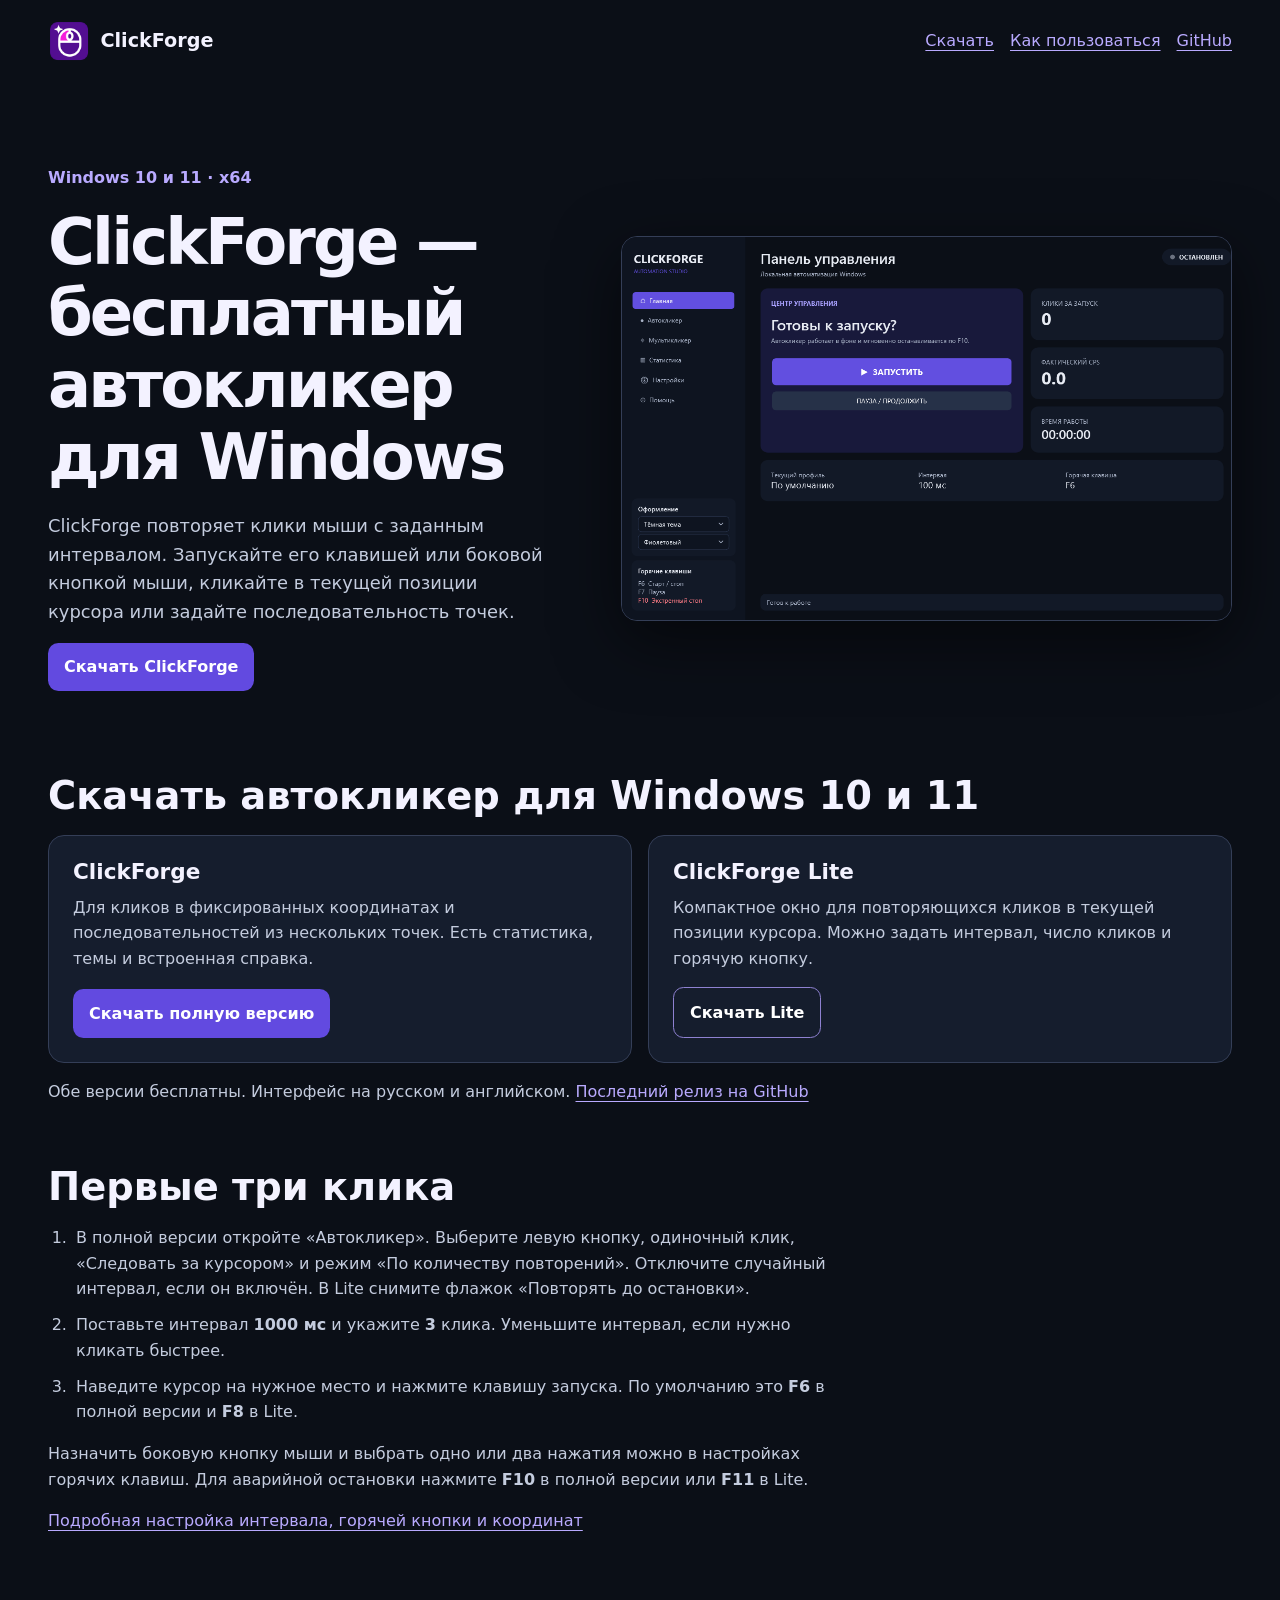
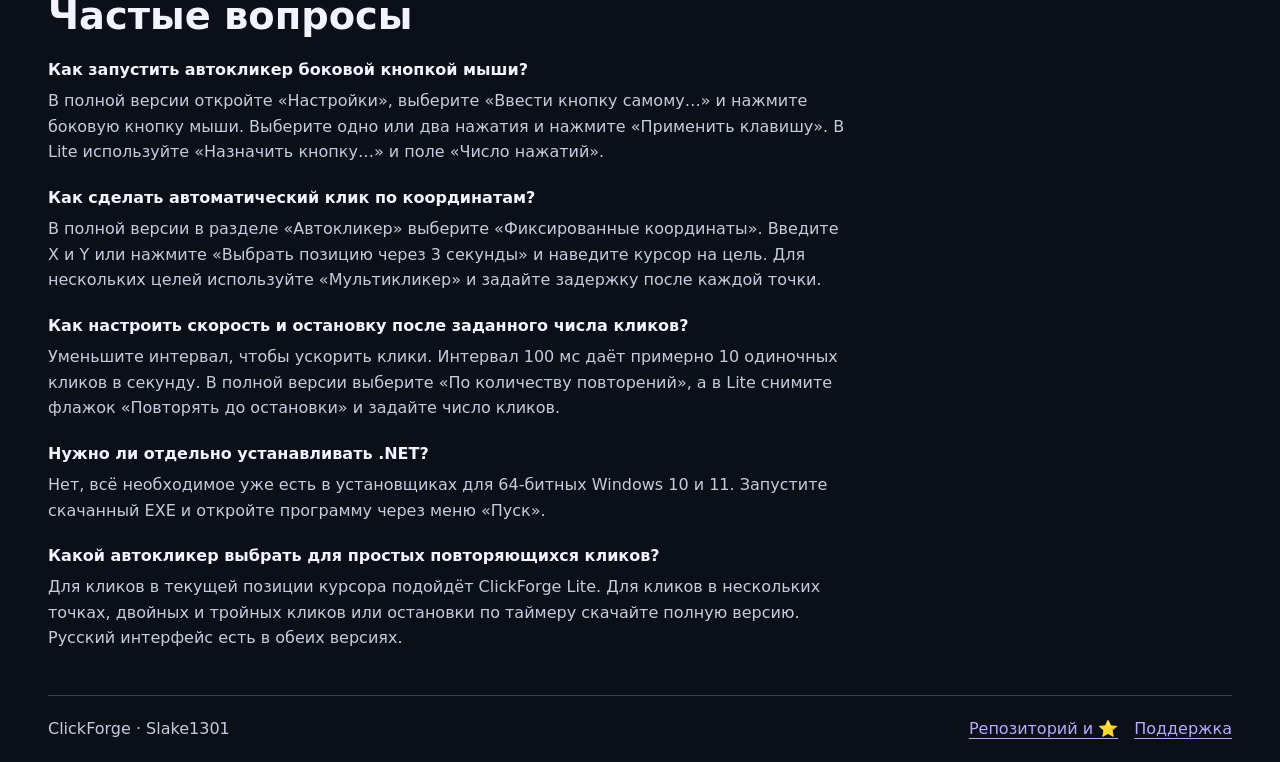
<file: docs/index.html>
<!doctype html>
<html lang="ru">
<head>
  <meta charset="utf-8">
  <meta name="viewport" content="width=device-width, initial-scale=1">
  <meta name="description" content="Скачать бесплатный автокликер ClickForge для Windows 10 и 11 x64. Полная версия и Lite на русском. Настройте скорость, клики по координатам и запуск боковой кнопкой мыши.">
  <meta property="og:title" content="ClickForge — бесплатный автокликер для Windows">
  <meta property="og:description" content="Полная версия и Lite для Windows 10 и 11. Установщики, скриншот и инструкция.">
  <meta property="og:type" content="website">
  <meta property="og:url" content="https://slake1301.github.io/ClickForge/">
  <meta property="og:image" content="https://slake1301.github.io/ClickForge/dashboard.png">
  <meta name="theme-color" content="#0b0f17">
  <link rel="canonical" href="https://slake1301.github.io/ClickForge/">
  <link rel="icon" href="https://slake1301.github.io/favicon.png" type="image/png" sizes="120x120">
  <link rel="stylesheet" href="style.css">
  <title>Скачать автокликер для Windows 10 и 11 бесплатно — ClickForge</title>
  <script type="application/ld+json">
  {
    "@context": "https://schema.org",
    "@type": "SoftwareApplication",
    "name": "ClickForge",
    "applicationCategory": "UtilitiesApplication",
    "operatingSystem": "Windows 10, Windows 11 (x64)",
    "url": "https://slake1301.github.io/ClickForge/",
    "downloadUrl": "https://github.com/Slake1301/ClickForge/releases/latest",
    "image": "https://slake1301.github.io/favicon.png",
    "inLanguage": ["ru", "en"],
    "isAccessibleForFree": true
  }
  </script>
</head>
<body>
  <header class="wrap header">
    <a class="brand" href="./"><img src="clickforge-icon.png" width="42" height="42" alt="">ClickForge</a>
    <nav aria-label="Навигация"><a href="#download">Скачать</a><a href="#start">Как пользоваться</a><a href="https://github.com/Slake1301/ClickForge">GitHub</a></nav>
  </header>
  <main class="wrap">
    <section class="hero" aria-labelledby="title">
      <div>
        <p class="eyebrow">Windows 10 и 11 · x64</p>
        <h1 id="title">ClickForge — бесплатный автокликер для Windows</h1>
        <p class="intro">ClickForge повторяет клики мыши с заданным интервалом. Запускайте его клавишей или боковой кнопкой мыши, кликайте в текущей позиции курсора или задайте последовательность точек.</p>
        <a class="button primary" href="#download">Скачать ClickForge</a>
      </div>
      <figure><img src="dashboard.png" alt="Главный экран ClickForge: запуск, счётчик кликов и горячие клавиши" width="1160" height="730"></figure>
    </section>
    <section id="download" aria-labelledby="downloads">
      <h2 id="downloads">Скачать автокликер для Windows 10 и 11</h2>
      <div class="editions">
        <article>
          <h3>ClickForge</h3>
          <p>Для кликов в фиксированных координатах и последовательностей из нескольких точек. Есть статистика, темы и встроенная справка.</p>
          <a class="button primary" href="https://github.com/Slake1301/ClickForge/releases/latest/download/ClickForge-Setup-x64.exe">Скачать полную версию</a>
        </article>
        <article>
          <h3>ClickForge Lite</h3>
          <p>Компактное окно для повторяющихся кликов в текущей позиции курсора. Можно задать интервал, число кликов и горячую кнопку.</p>
          <a class="button secondary" href="https://github.com/Slake1301/ClickForge/releases/latest/download/ClickForge-Lite-Setup-x64.exe">Скачать Lite</a>
        </article>
      </div>
      <p class="note">Обе версии бесплатны. Интерфейс на русском и английском. <a href="https://github.com/Slake1301/ClickForge/releases/latest">Последний релиз на GitHub</a></p>
    </section>
    <section id="start" aria-labelledby="quick-start">
      <h2 id="quick-start">Первые три клика</h2>
      <ol>
        <li>В полной версии откройте «Автокликер». Выберите левую кнопку, одиночный клик, «Следовать за курсором» и режим «По количеству повторений». Отключите случайный интервал, если он включён. В Lite снимите флажок «Повторять до остановки».</li>
        <li>Поставьте интервал <strong>1000 мс</strong> и укажите <strong>3</strong> клика. Уменьшите интервал, если нужно кликать быстрее.</li>
        <li>Наведите курсор на нужное место и нажмите клавишу запуска. По умолчанию это <strong>F6</strong> в полной версии и <strong>F8</strong> в Lite.</li>
      </ol>
      <p>Назначить боковую кнопку мыши и выбрать одно или два нажатия можно в настройках горячих клавиш. Для аварийной остановки нажмите <strong>F10</strong> в полной версии или <strong>F11</strong> в Lite.</p>
      <p><a href="autoclicker-setup.html">Подробная настройка интервала, горячей кнопки и координат</a></p>
    </section>
    <section id="questions" aria-labelledby="common-questions">
      <h2 id="common-questions">Частые вопросы</h2>
      <dl>
        <dt>Как запустить автокликер боковой кнопкой мыши?</dt>
        <dd>В полной версии откройте «Настройки», выберите «Ввести кнопку самому…» и нажмите боковую кнопку мыши. Выберите одно или два нажатия и нажмите «Применить клавишу». В Lite используйте «Назначить кнопку…» и поле «Число нажатий».</dd>
        <dt>Как сделать автоматический клик по координатам?</dt>
        <dd>В полной версии в разделе «Автокликер» выберите «Фиксированные координаты». Введите X и Y или нажмите «Выбрать позицию через 3 секунды» и наведите курсор на цель. Для нескольких целей используйте «Мультикликер» и задайте задержку после каждой точки.</dd>
        <dt>Как настроить скорость и остановку после заданного числа кликов?</dt>
        <dd>Уменьшите интервал, чтобы ускорить клики. Интервал 100 мс даёт примерно 10 одиночных кликов в секунду. В полной версии выберите «По количеству повторений», а в Lite снимите флажок «Повторять до остановки» и задайте число кликов.</dd>
        <dt>Нужно ли отдельно устанавливать .NET?</dt>
        <dd>Нет, всё необходимое уже есть в установщиках для 64-битных Windows 10 и 11. Запустите скачанный EXE и откройте программу через меню «Пуск».</dd>
        <dt>Какой автокликер выбрать для простых повторяющихся кликов?</dt>
        <dd>Для кликов в текущей позиции курсора подойдёт ClickForge Lite. Для кликов в нескольких точках, двойных и тройных кликов или остановки по таймеру скачайте полную версию. Русский интерфейс есть в обеих версиях.</dd>
      </dl>
    </section>
  </main>
  <footer class="wrap footer">
    <p>ClickForge · Slake1301</p>
    <nav aria-label="Проект и поддержка"><a href="https://github.com/Slake1301/ClickForge">Репозиторий и ⭐</a><a href="https://t.me/ClickForge_Helpbot">Поддержка</a></nav>
  </footer>
</body>
</html>
</file>
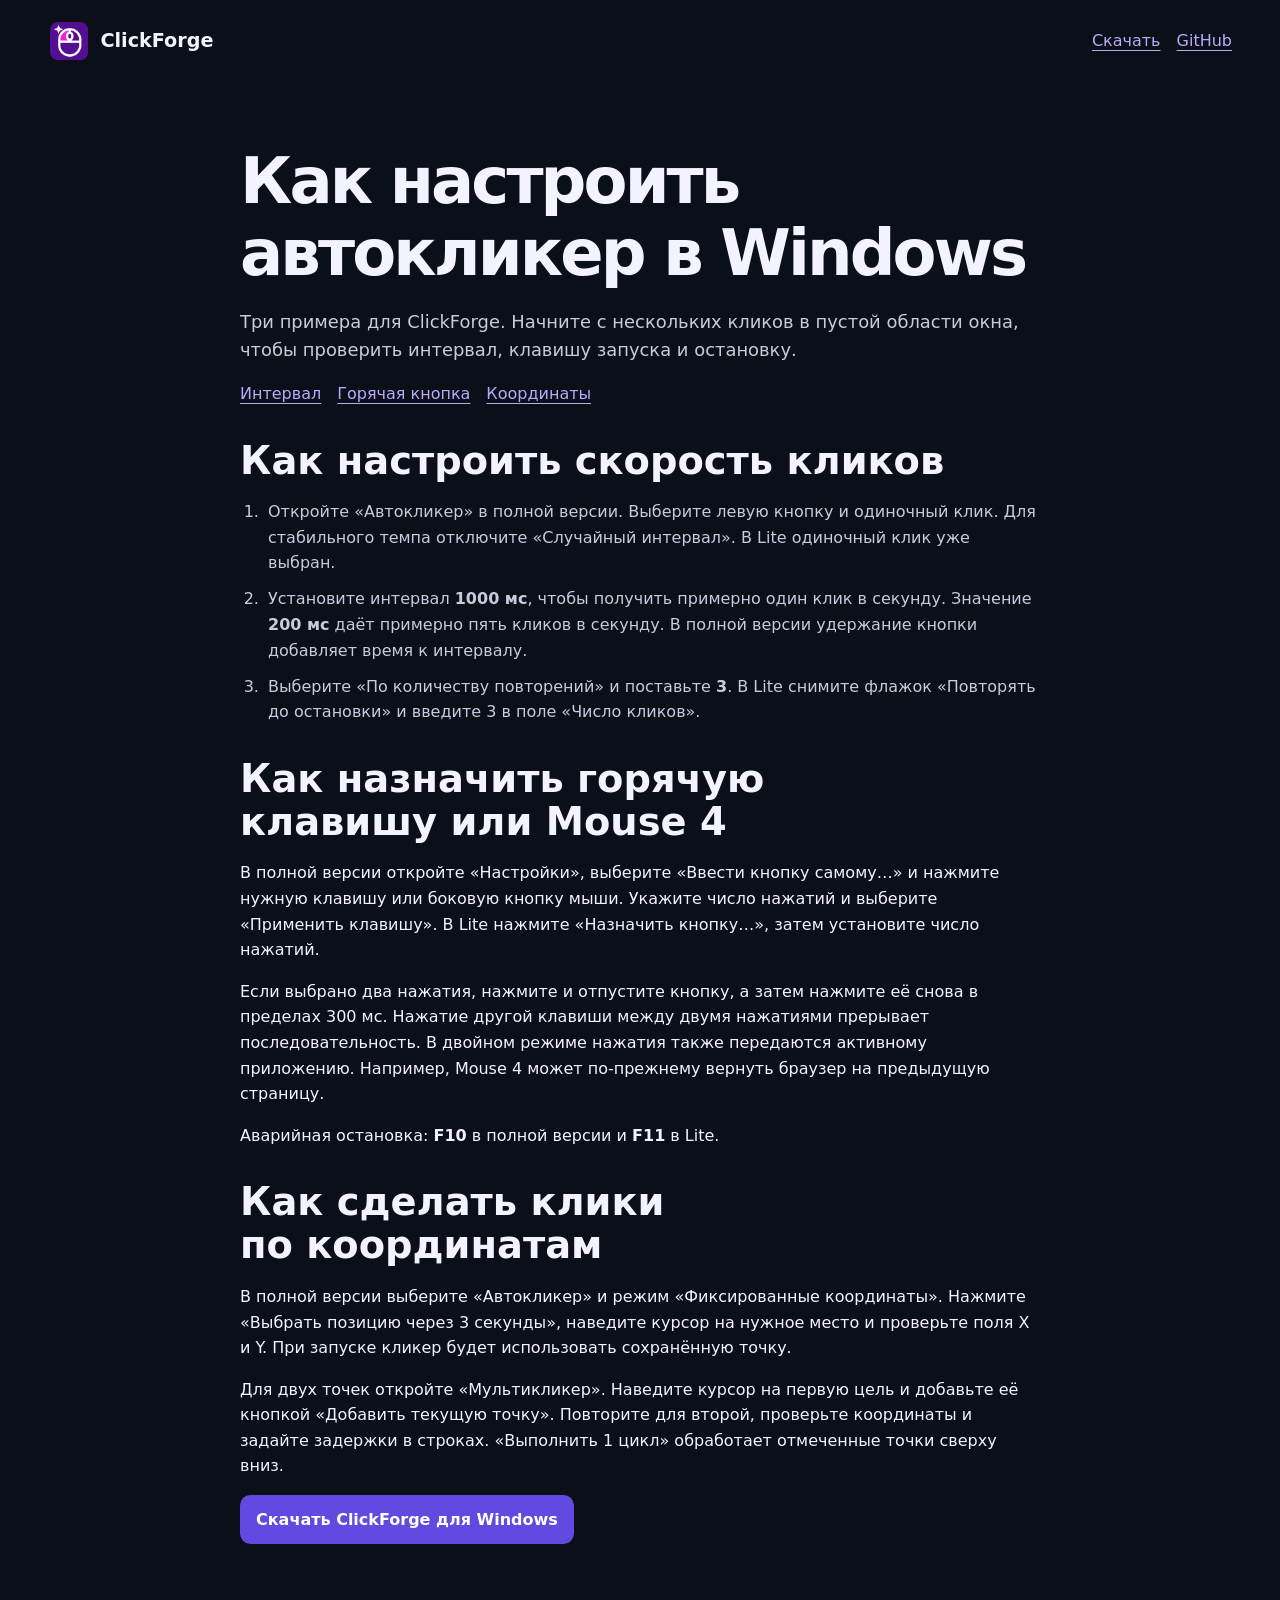
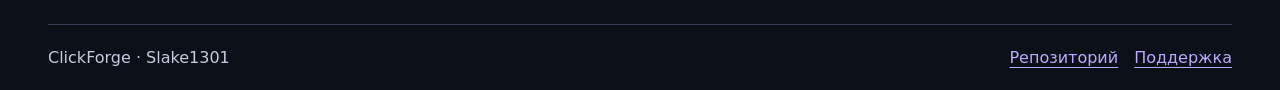
<file: docs/autoclicker-setup.html>
<!doctype html>
<html lang="ru">
<head>
  <meta charset="utf-8">
  <meta name="viewport" content="width=device-width, initial-scale=1">
  <meta name="description" content="Инструкция по ClickForge для Windows: как настроить интервал, клики по координатам и запуск клавишей или боковой кнопкой мыши.">
  <link rel="canonical" href="https://slake1301.github.io/ClickForge/autoclicker-setup.html">
  <link rel="icon" href="https://slake1301.github.io/favicon.png" type="image/png" sizes="120x120">
  <link rel="stylesheet" href="style.css">
  <title>Как настроить автокликер в Windows — инструкция ClickForge</title>
</head>
<body>
  <header class="wrap header">
    <a class="brand" href="./"><img src="clickforge-icon.png" width="42" height="42" alt="">ClickForge</a>
    <nav aria-label="Навигация"><a href="./#download">Скачать</a><a href="https://github.com/Slake1301/ClickForge">GitHub</a></nav>
  </header>
  <main class="wrap guide">
    <h1>Как настроить автокликер в Windows</h1>
    <p class="intro">Три примера для ClickForge. Начните с нескольких кликов в пустой области окна, чтобы проверить интервал, клавишу запуска и остановку.</p>
    <nav aria-label="Разделы инструкции"><a href="#speed">Интервал</a><a href="#hotkey">Горячая кнопка</a><a href="#points">Координаты</a></nav>
    <section id="speed">
      <h2>Как настроить скорость кликов</h2>
      <ol>
        <li>Откройте «Автокликер» в полной версии. Выберите левую кнопку и одиночный клик. Для стабильного темпа отключите «Случайный интервал». В Lite одиночный клик уже выбран.</li>
        <li>Установите интервал <strong>1000 мс</strong>, чтобы получить примерно один клик в секунду. Значение <strong>200 мс</strong> даёт примерно пять кликов в секунду. В полной версии удержание кнопки добавляет время к интервалу.</li>
        <li>Выберите «По количеству повторений» и поставьте <strong>3</strong>. В Lite снимите флажок «Повторять до остановки» и введите 3 в поле «Число кликов».</li>
      </ol>
    </section>
    <section id="hotkey">
      <h2>Как назначить горячую клавишу или Mouse 4</h2>
      <p>В полной версии откройте «Настройки», выберите «Ввести кнопку самому…» и нажмите нужную клавишу или боковую кнопку мыши. Укажите число нажатий и выберите «Применить клавишу». В Lite нажмите «Назначить кнопку…», затем установите число нажатий.</p>
      <p>Если выбрано два нажатия, нажмите и отпустите кнопку, а затем нажмите её снова в пределах 300 мс. Нажатие другой клавиши между двумя нажатиями прерывает последовательность. В двойном режиме нажатия также передаются активному приложению. Например, Mouse 4 может по-прежнему вернуть браузер на предыдущую страницу.</p>
      <p>Аварийная остановка: <strong>F10</strong> в полной версии и <strong>F11</strong> в Lite.</p>
    </section>
    <section id="points">
      <h2>Как сделать клики по координатам</h2>
      <p>В полной версии выберите «Автокликер» и режим «Фиксированные координаты». Нажмите «Выбрать позицию через 3 секунды», наведите курсор на нужное место и проверьте поля X и Y. При запуске кликер будет использовать сохранённую точку.</p>
      <p>Для двух точек откройте «Мультикликер». Наведите курсор на первую цель и добавьте её кнопкой «Добавить текущую точку». Повторите для второй, проверьте координаты и задайте задержки в строках. «Выполнить 1 цикл» обработает отмеченные точки сверху вниз.</p>
    </section>
    <p><a class="button primary" href="./#download">Скачать ClickForge для Windows</a></p>
  </main>
  <footer class="wrap footer">
    <p>ClickForge · Slake1301</p>
    <nav aria-label="Проект и поддержка"><a href="https://github.com/Slake1301/ClickForge">Репозиторий</a><a href="https://t.me/ClickForge_Helpbot">Поддержка</a></nav>
  </footer>
</body>
</html>
</file>
<file: docs/style.css>
:root {
  color-scheme: dark;
  --page: #0b0f17;
  --panel: #151d2d;
  --text: #f3f2ff;
  --muted: #c4ccde;
  --accent: #b9aaff;
  --button: #624ae0;
  --border: #343e57;
  font-family: system-ui, "Segoe UI", sans-serif;
  scroll-padding-top: 1rem;
}
* { box-sizing: border-box; }
body { margin: 0; background: var(--page); color: var(--text); line-height: 1.6; }
a { color: var(--accent); text-underline-offset: .24em; }
a:focus-visible { outline: 3px solid var(--accent); outline-offset: 5px; }
.wrap { width: min(74rem, calc(100% - 3rem)); margin-inline: auto; }
.header, .footer, nav { display: flex; align-items: center; flex-wrap: wrap; gap: 1rem; }
.header, .footer { justify-content: space-between; padding-block: 1.25rem; }
.brand { display: inline-flex; align-items: center; gap: .65rem; color: var(--text); font-size: 1.2rem; font-weight: 750; text-decoration: none; }
.hero { display: grid; grid-template-columns: 5fr 6fr; align-items: center; gap: clamp(1.5rem, 5vw, 4rem); padding-block: clamp(2.2rem, 7vw, 5.2rem); }
.eyebrow { color: var(--accent); font-weight: 650; }
h1, h2, h3 { line-height: 1.12; margin-top: 0; text-wrap: balance; }
h1 { font-size: clamp(2.4rem, 5vw, 4rem); letter-spacing: -.045em; margin-bottom: 1.15rem; }
h2 { font-size: clamp(1.75rem, 3vw, 2.4rem); margin-bottom: 1.1rem; }
h3 { font-size: 1.35rem; margin-bottom: .65rem; }
p { margin: 0 0 1rem; }
.intro, .note, article p, li, #start p, .footer p { color: var(--muted); }
.intro { font-size: 1.12rem; }
figure { margin: 0; }
figure img { display: block; width: 100%; height: auto; border: 1px solid var(--border); border-radius: 1rem; box-shadow: 0 1.2rem 4rem #0008; }
.button { display: inline-block; width: fit-content; padding: .72rem 1rem; border-radius: .65rem; color: white; font-weight: 700; text-decoration: none; }
.primary { background: var(--button); }
.primary:hover { background: #5037cf; }
.secondary { border: 1px solid #8e81d1; }
.secondary:hover { background: #27213f; }
.editions { display: grid; grid-template-columns: 1fr 1fr; gap: 1rem; }
article { display: flex; flex-direction: column; align-items: start; padding: 1.5rem; background: var(--panel); border: 1px solid var(--border); border-radius: 1rem; }
article .button { margin-top: auto; }
.note { margin-top: 1rem; }
#start { padding-block: 2.75rem; max-width: 50rem; }
#questions { padding-bottom: 2.75rem; max-width: 50rem; }
dl { margin: 0; }
dt { font-weight: 700; margin-top: 1.25rem; }
dd { margin: .35rem 0 0; color: var(--muted); }
ol { padding-left: 1.5rem; }
li { margin-block: .65rem; padding-left: .25rem; }
.footer { border-top: 1px solid var(--border); }
.footer p { margin: 0; }
.guide { max-width: 50rem; padding-block: clamp(2rem, 6vw, 4rem); }
.guide section { margin-top: 2rem; }
@media (max-width: 52rem) {
  .hero, .editions { grid-template-columns: 1fr; }
}
@media (max-width: 30rem) {
  .wrap { width: calc(100% - 2rem); }
}
</file>
